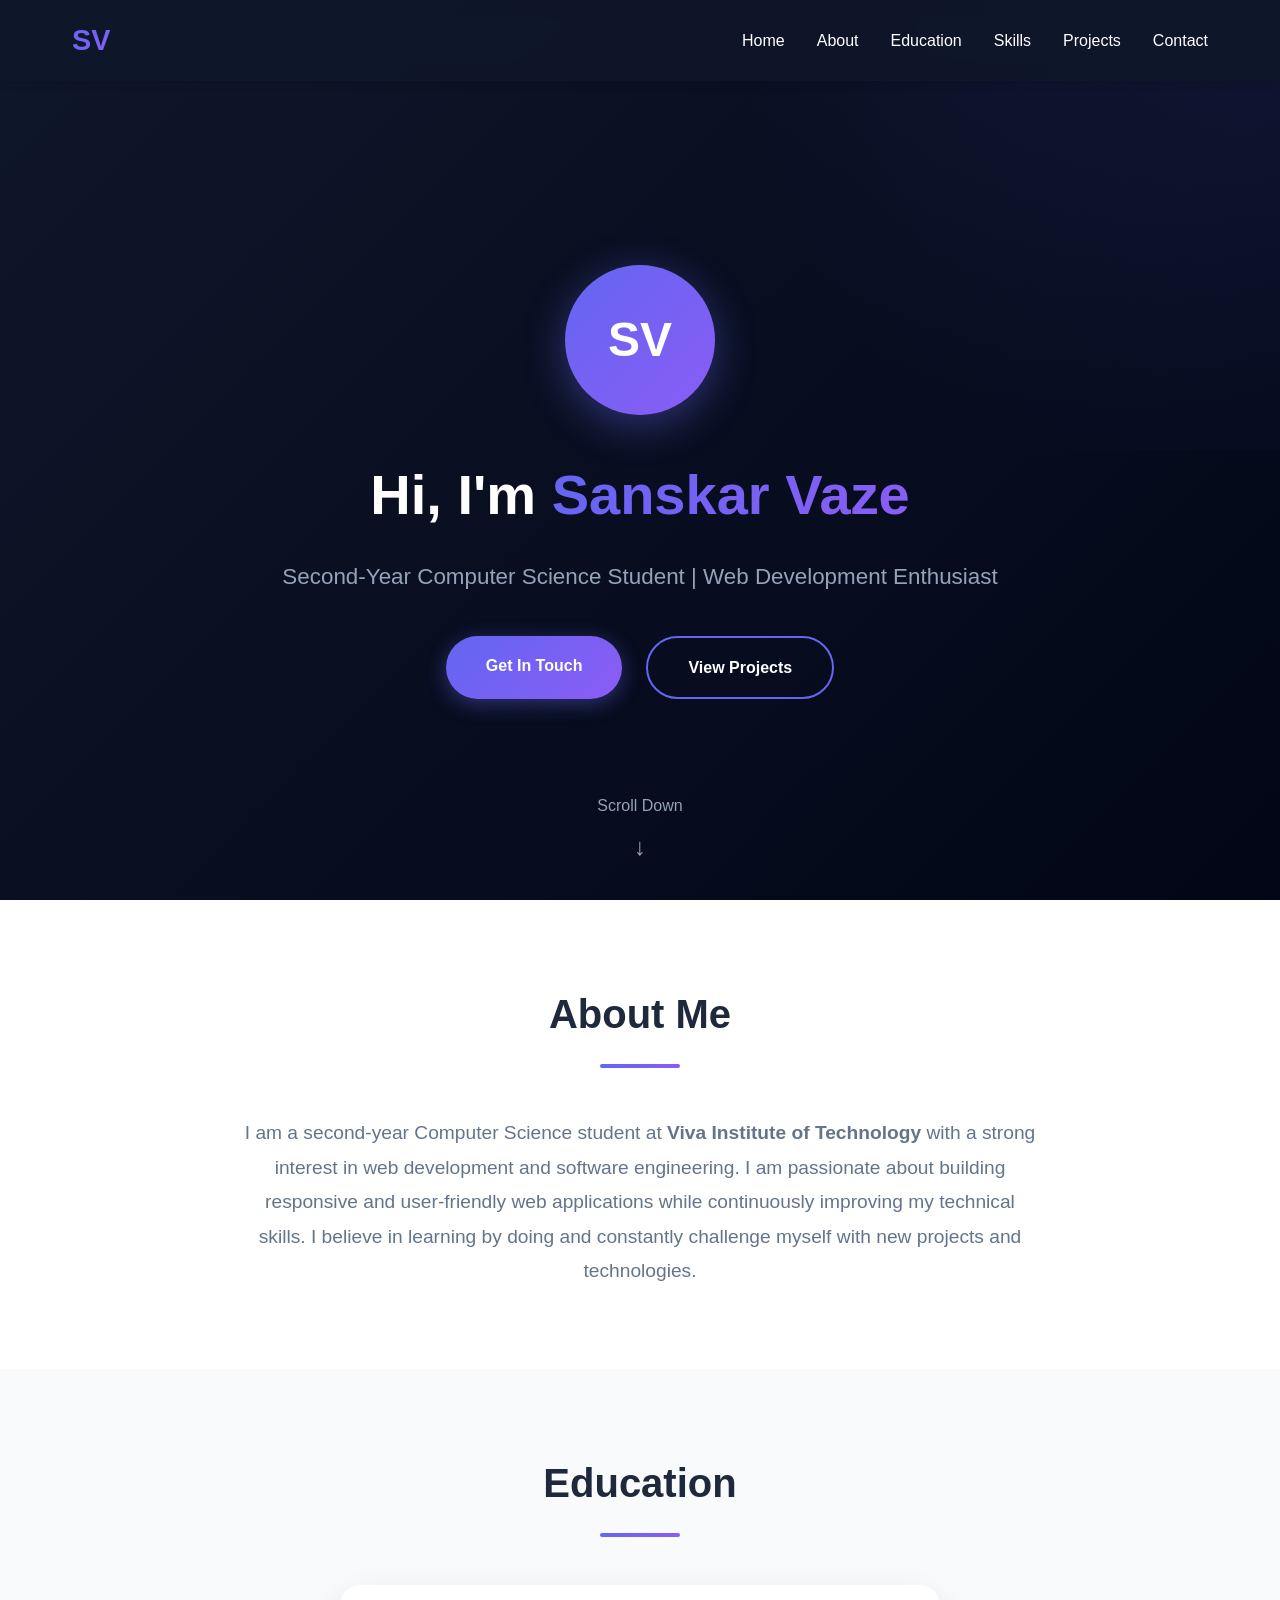
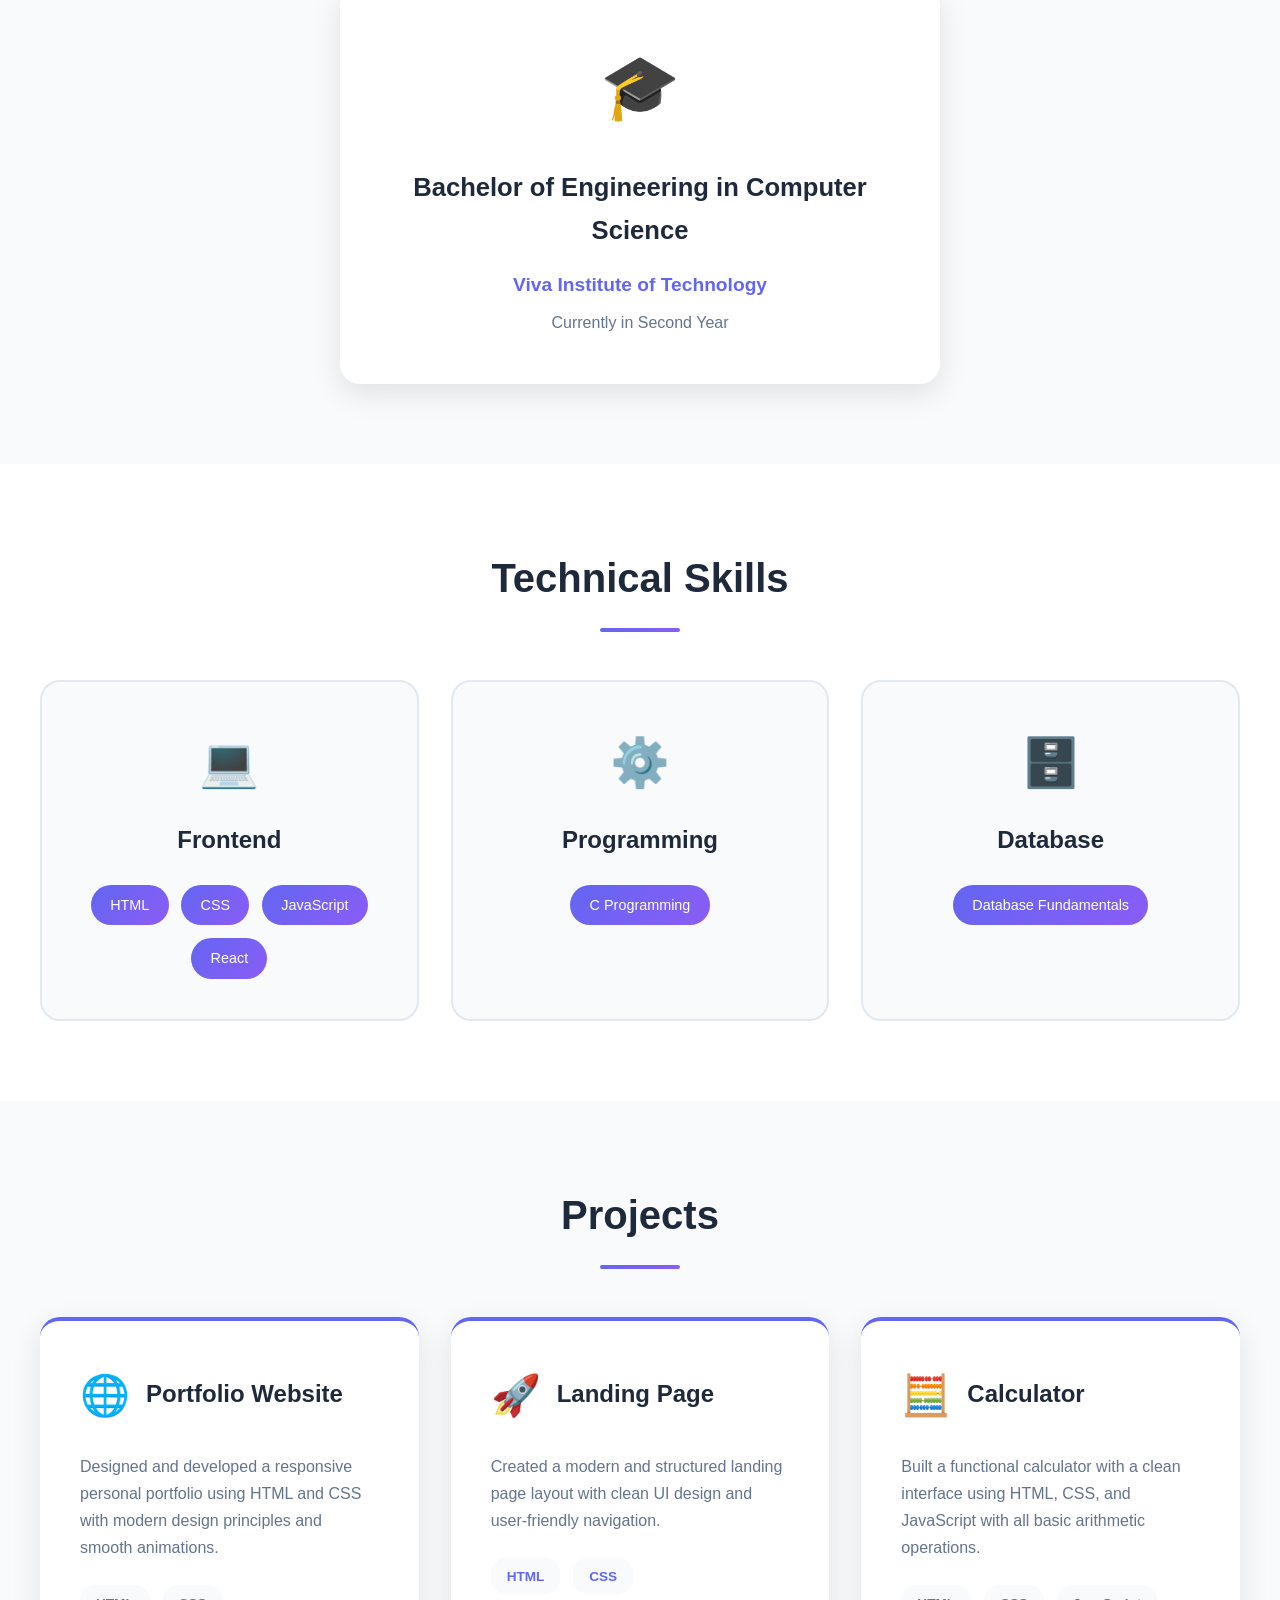
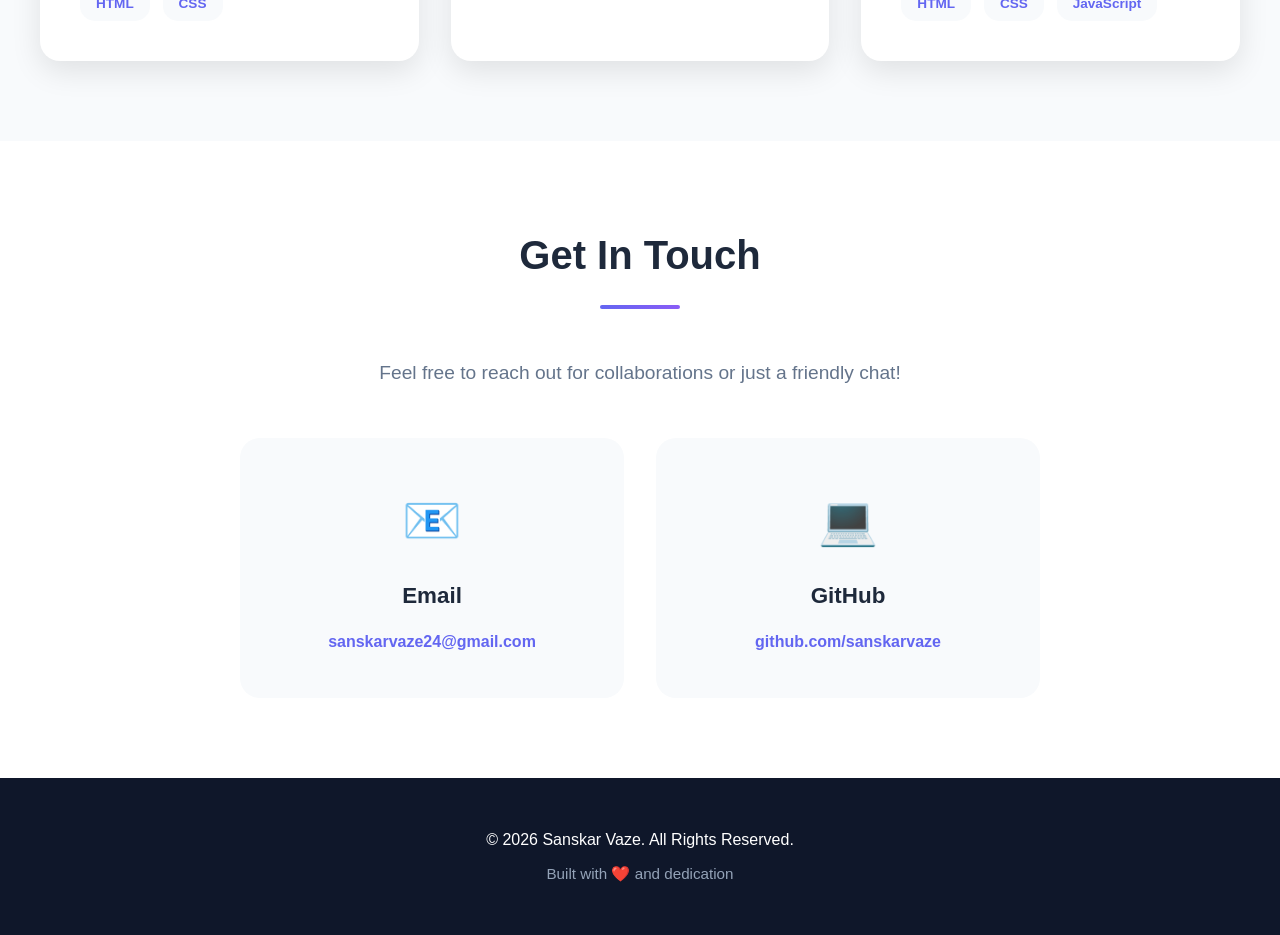
<file: Task_01/index.html>
<!DOCTYPE html>
<html lang="en">
<head>
    <meta charset="UTF-8">
    <meta name="viewport" content="width=device-width, initial-scale=1.0">
    <meta name="description" content="Sanskar Vaze - Computer Science Student & Web Development Enthusiast. Portfolio showcasing projects and skills.">
    <meta name="keywords" content="Sanskar Vaze, Web Developer, Computer Science, Portfolio">
    <meta name="author" content="Sanskar Vaze">
    <title>Sanskar Vaze | Portfolio</title>
    <link rel="stylesheet" href="style.css">
</head>
<body>
    <!-- Navigation Bar -->
    <nav class="navbar">
        <div class="nav-container">
            <div class="logo">SV</div>
            <ul class="nav-menu">
                <li><a href="#home" class="nav-link">Home</a></li>
                <li><a href="#about" class="nav-link">About</a></li>
                <li><a href="#education" class="nav-link">Education</a></li>
                <li><a href="#skills" class="nav-link">Skills</a></li>
                <li><a href="#projects" class="nav-link">Projects</a></li>
                <li><a href="#contact" class="nav-link">Contact</a></li>
            </ul>
        </div>
    </nav>

    <!-- Hero Section -->
    <header id="home" class="hero">
        <div class="hero-content">
            <div class="profile-img">
                <div class="img-placeholder">SV</div>
            </div>
            <h1 class="hero-title">Hi, I'm <span class="highlight">Sanskar Vaze</span></h1>
            <p class="hero-subtitle">Second-Year Computer Science Student | Web Development Enthusiast</p>
            <div class="hero-buttons">
                <a href="#contact" class="btn btn-primary">Get In Touch</a>
                <a href="#projects" class="btn btn-secondary">View Projects</a>
            </div>
        </div>
        <div class="scroll-down">
            <span>Scroll Down</span>
            <div class="arrow">↓</div>
        </div>
    </header>

    <!-- About Section -->
    <section id="about" class="about section">
        <div class="container">
            <h2 class="section-title">About Me</h2>
            <div class="section-divider"></div>
            <p class="about-text">
                I am a second-year Computer Science student at <strong>Viva Institute of Technology</strong> 
                with a strong interest in web development and software engineering. 
                I am passionate about building responsive and user-friendly web applications 
                while continuously improving my technical skills. I believe in learning by doing 
                and constantly challenge myself with new projects and technologies.
            </p>
        </div>
    </section>

    <!-- Education Section -->
    <section id="education" class="education section">
        <div class="container">
            <h2 class="section-title">Education</h2>
            <div class="section-divider"></div>
            <div class="education-card">
                <div class="education-icon">🎓</div>
                <h3>Bachelor of Engineering in Computer Science</h3>
                <p class="institution">Viva Institute of Technology</p>
                <p class="year">Currently in Second Year</p>
            </div>
        </div>
    </section>

    <!-- Skills Section -->
    <section id="skills" class="skills section">
        <div class="container">
            <h2 class="section-title">Technical Skills</h2>
            <div class="section-divider"></div>
            <div class="skills-grid">
                <div class="skill-card">
                    <div class="skill-icon">💻</div>
                    <h3>Frontend</h3>
                    <div class="skill-tags">
                        <span class="skill-tag">HTML</span>
                        <span class="skill-tag">CSS</span>
                        <span class="skill-tag">JavaScript</span>
                        <span class="skill-tag">React</span>
                    </div>
                </div>
                <div class="skill-card">
                    <div class="skill-icon">⚙️</div>
                    <h3>Programming</h3>
                    <div class="skill-tags">
                        <span class="skill-tag">C Programming</span>
                    </div>
                </div>
                <div class="skill-card">
                    <div class="skill-icon">🗄️</div>
                    <h3>Database</h3>
                    <div class="skill-tags">
                        <span class="skill-tag">Database Fundamentals</span>
                    </div>
                </div>
            </div>
        </div>
    </section>

    <!-- Projects Section -->
    <section id="projects" class="projects section">
        <div class="container">
            <h2 class="section-title">Projects</h2>
            <div class="section-divider"></div>
            <div class="projects-grid">
                <div class="project-card">
                    <div class="project-header">
                        <div class="project-icon">🌐</div>
                        <h3>Portfolio Website</h3>
                    </div>
                    <p class="project-description">
                        Designed and developed a responsive personal portfolio using HTML and CSS 
                        with modern design principles and smooth animations.
                    </p>
                    <div class="project-tech">
                        <span>HTML</span>
                        <span>CSS</span>
                    </div>
                </div>
                <div class="project-card">
                    <div class="project-header">
                        <div class="project-icon">🚀</div>
                        <h3>Landing Page</h3>
                    </div>
                    <p class="project-description">
                        Created a modern and structured landing page layout with clean UI design 
                        and user-friendly navigation.
                    </p>
                    <div class="project-tech">
                        <span>HTML</span>
                        <span>CSS</span>
                    </div>
                </div>
                <div class="project-card">
                    <div class="project-header">
                        <div class="project-icon">🧮</div>
                        <h3>Calculator</h3>
                    </div>
                    <p class="project-description">
                        Built a functional calculator with a clean interface using HTML, CSS, 
                        and JavaScript with all basic arithmetic operations.
                    </p>
                    <div class="project-tech">
                        <span>HTML</span>
                        <span>CSS</span>
                        <span>JavaScript</span>
                    </div>
                </div>
            </div>
        </div>
    </section>

    <!-- Contact Section -->
    <section id="contact" class="contact section">
        <div class="container">
            <h2 class="section-title">Get In Touch</h2>
            <div class="section-divider"></div>
            <p class="contact-intro">Feel free to reach out for collaborations or just a friendly chat!</p>
            <div class="contact-methods">
                <a href="mailto:sanskarvaze24@gmail.com" class="contact-card">
                    <div class="contact-icon">📧</div>
                    <h3>Email</h3>
                    <p>sanskarvaze24@gmail.com</p>
                </a>
                <a href="https://github.com/sanskarvaze" target="_blank" rel="noopener noreferrer" class="contact-card">
                    <div class="contact-icon">💻</div>
                    <h3>GitHub</h3>
                    <p>github.com/sanskarvaze</p>
                </a>
            </div>
        </div>
    </section>

    <!-- Footer -->
    <footer>
        <p>© 2026 Sanskar Vaze. All Rights Reserved.</p>
        <p class="footer-tagline">Built with ❤️ and dedication</p>
    </footer>

</body>
</html>
</file>
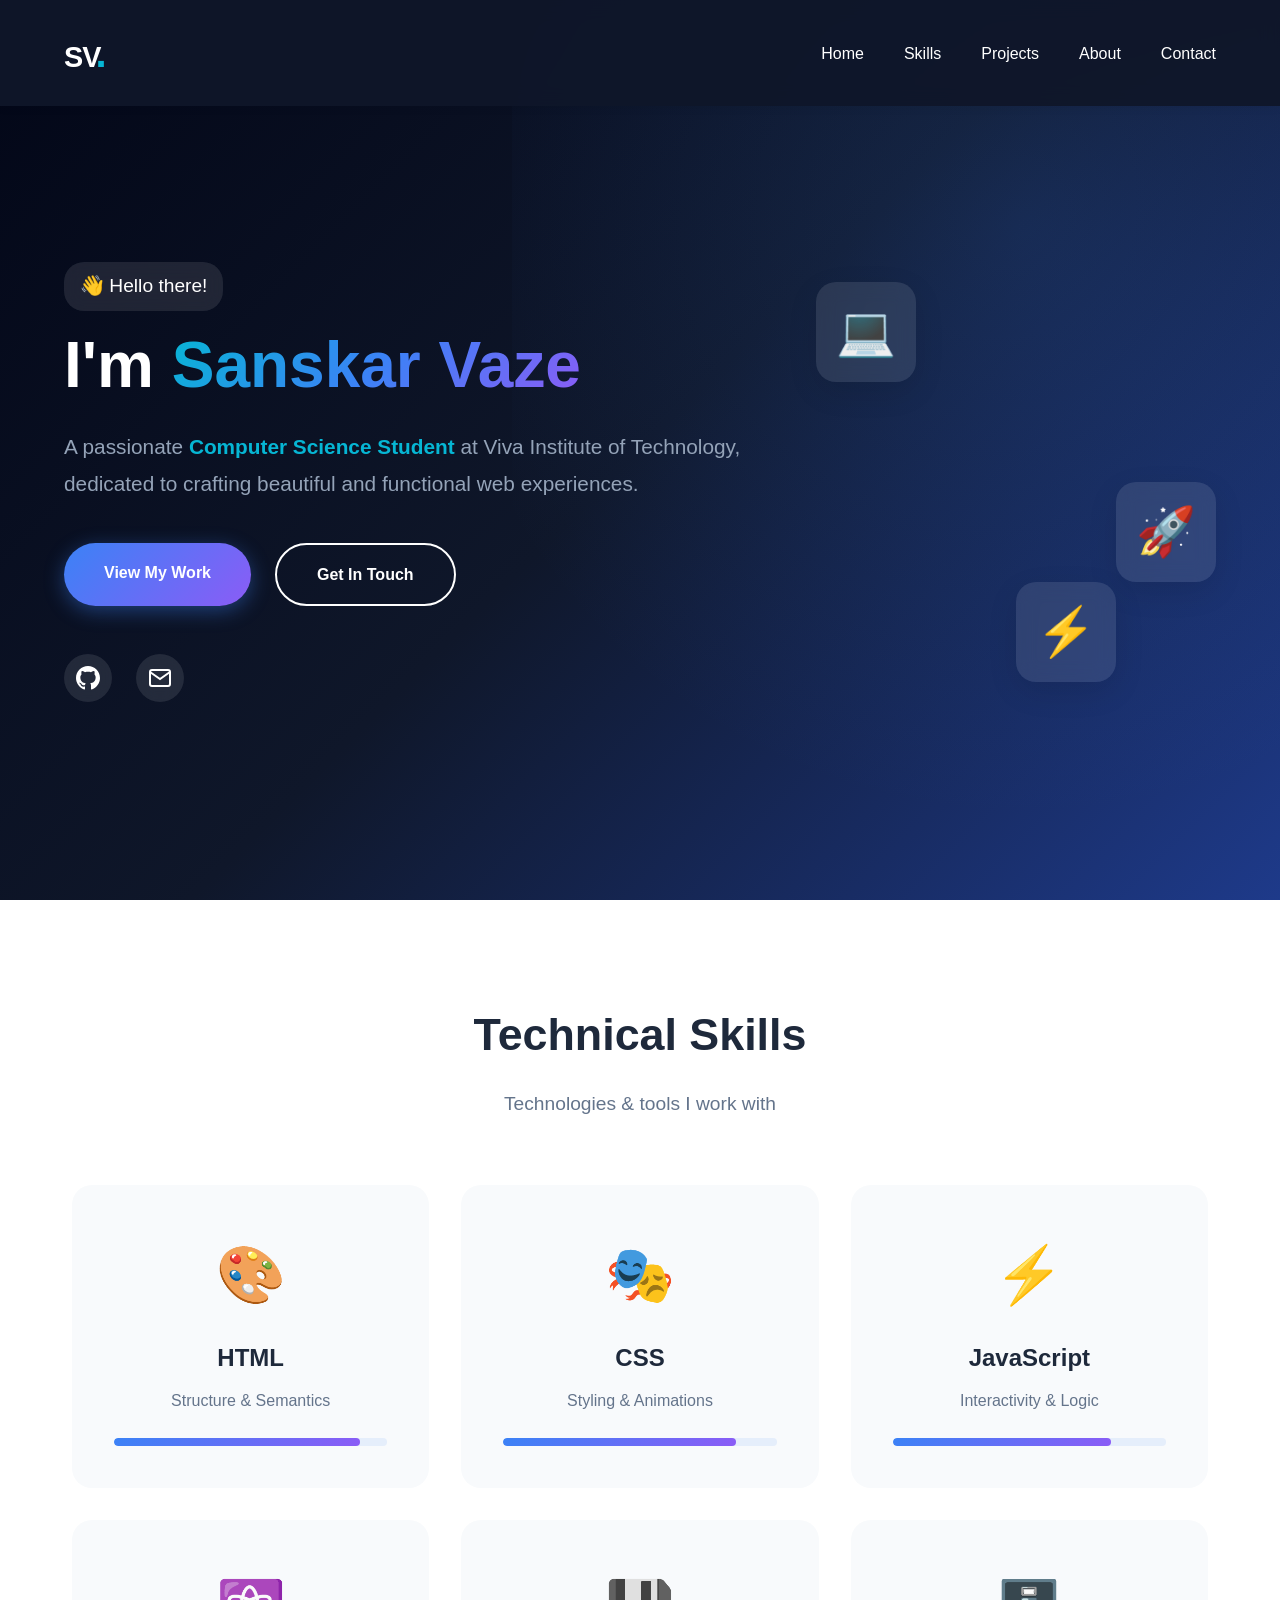
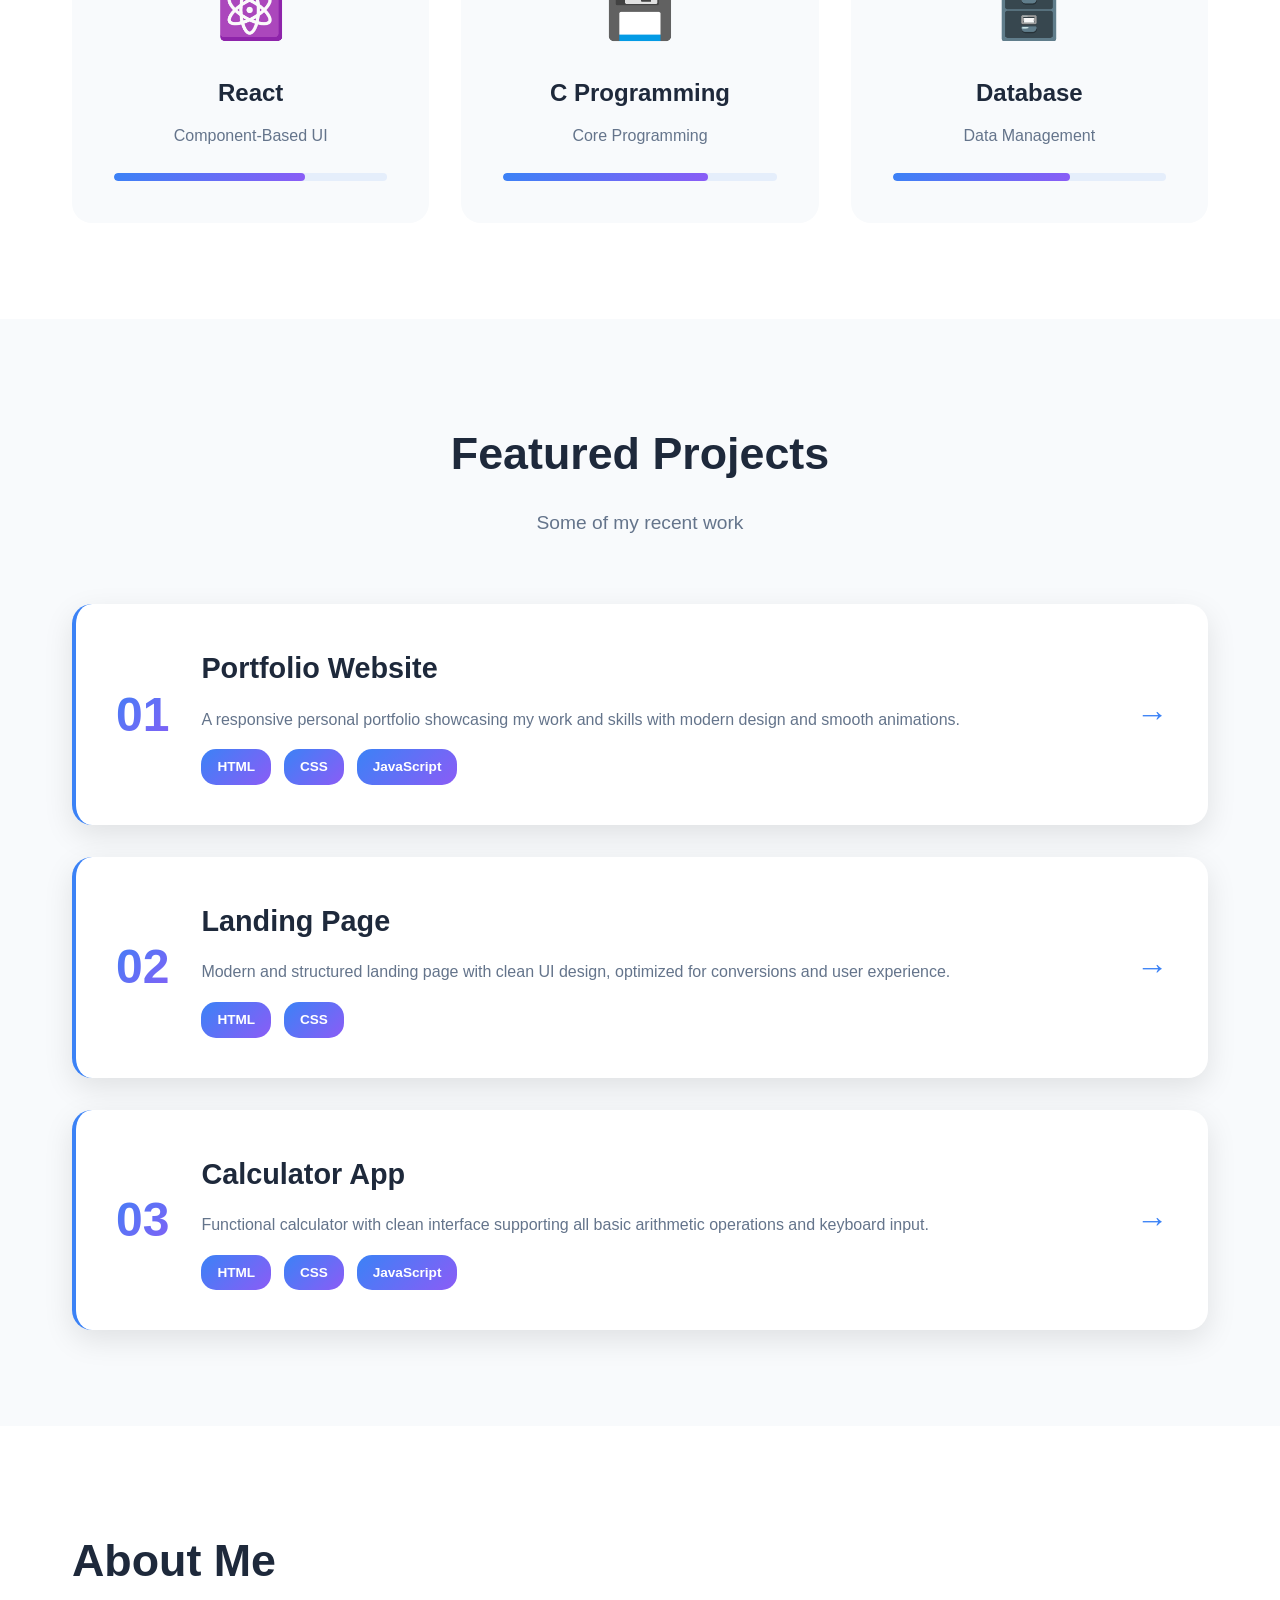
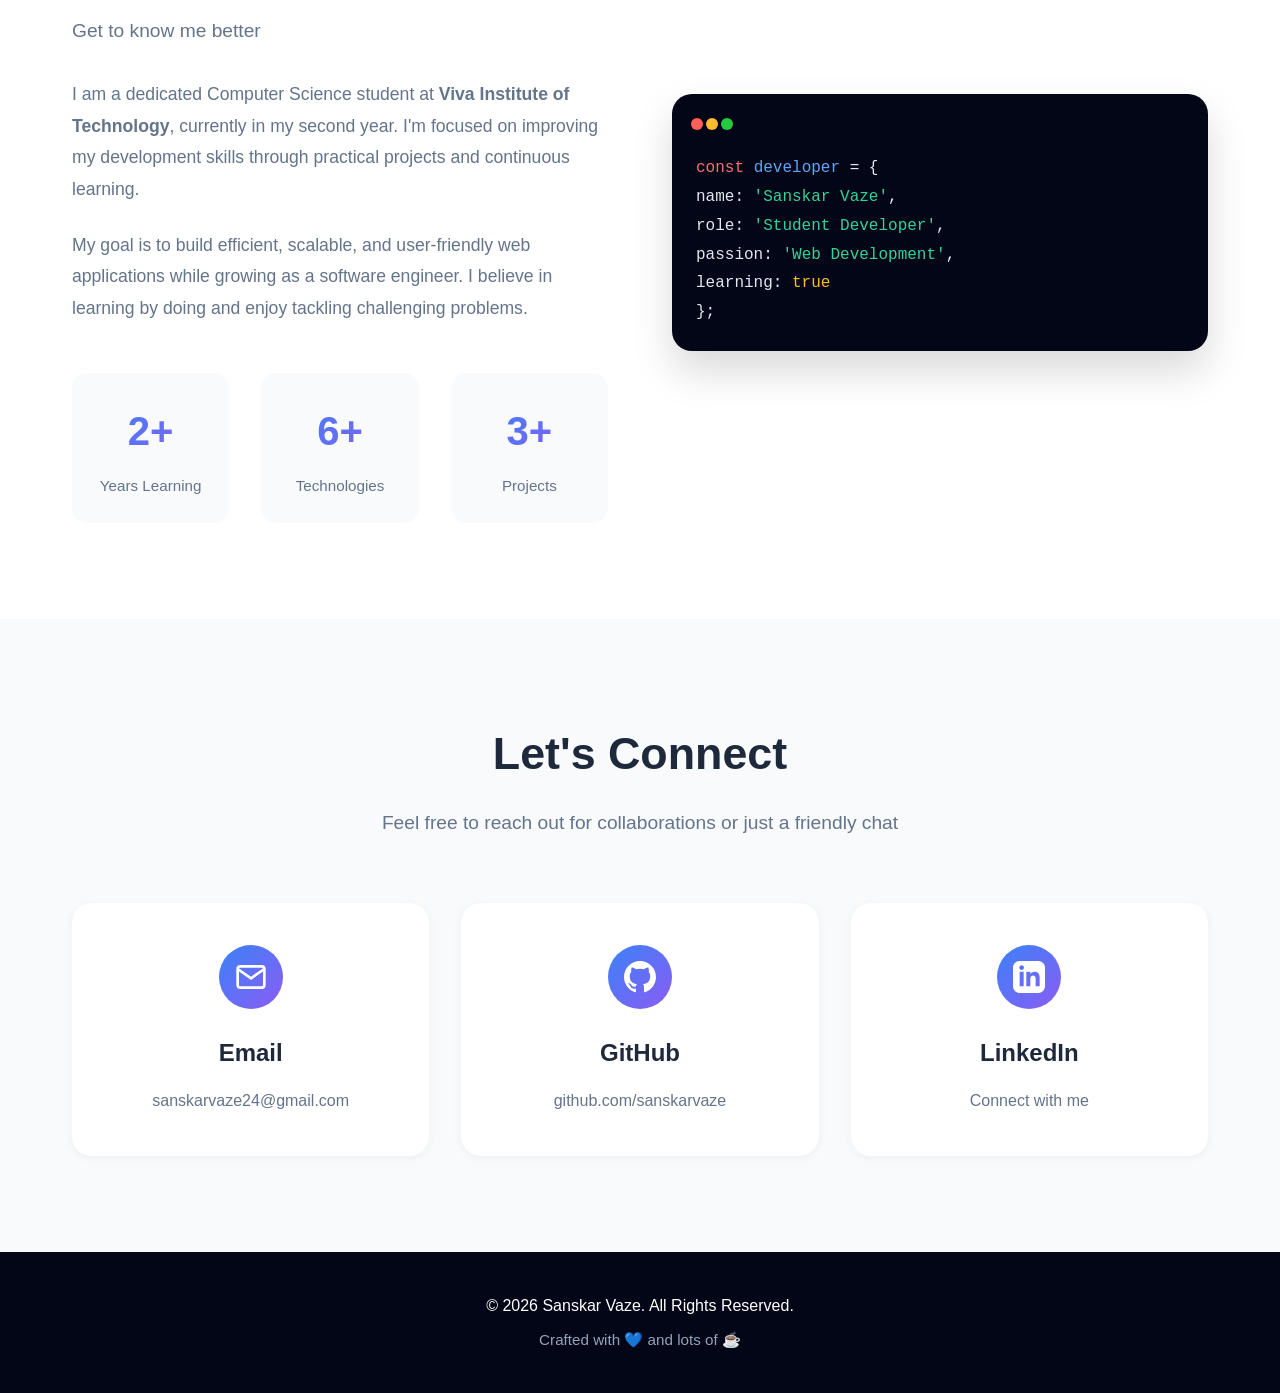
<file: Task_02/index.html>
<!DOCTYPE html>
<html lang="en">
<head>
    <meta charset="UTF-8">
    <title>Sanskar Vaze | Web Developer</title>
    <meta name="viewport" content="width=device-width, initial-scale=1.0">
    <meta name="description" content="Sanskar Vaze - Computer Science Student & Web Developer Portfolio">
    <link rel="stylesheet" href="style.css">
</head>
<body>

    <header>
        <nav>
            <h2 class="logo">SV<span class="dot">.</span></h2>
            <ul class="nav-links">
                <li><a href="#home" class="nav-link">Home</a></li>
                <li><a href="#skills" class="nav-link">Skills</a></li>
                <li><a href="#projects" class="nav-link">Projects</a></li>
                <li><a href="#about" class="nav-link">About</a></li>
                <li><a href="#contact" class="nav-link">Contact</a></li>
            </ul>
            <div class="menu-toggle" id="mobile-menu">
                <span class="bar"></span>
                <span class="bar"></span>
                <span class="bar"></span>
            </div>
        </nav>

        <div class="hero" id="home">
            <div class="hero-content">
                <div class="greeting">👋 Hello there!</div>
                <h1 class="hero-title">I'm <span class="name-highlight">Sanskar Vaze</span></h1>
                <p class="hero-description">A passionate <span class="typed-text">Computer Science Student</span> at Viva Institute of Technology, dedicated to crafting beautiful and functional web experiences.</p>
                <div class="hero-buttons">
                    <a href="#projects" class="btn btn-primary">View My Work</a>
                    <a href="#contact" class="btn btn-secondary">Get In Touch</a>
                </div>
                <div class="social-links">
                    <a href="https://github.com/sanskarvaze" target="_blank" class="social-icon" title="GitHub">
                        <svg width="24" height="24" viewBox="0 0 24 24" fill="currentColor">
                            <path d="M12 0c-6.626 0-12 5.373-12 12 0 5.302 3.438 9.8 8.207 11.387.599.111.793-.261.793-.577v-2.234c-3.338.726-4.033-1.416-4.033-1.416-.546-1.387-1.333-1.756-1.333-1.756-1.089-.745.083-.729.083-.729 1.205.084 1.839 1.237 1.839 1.237 1.07 1.834 2.807 1.304 3.492.997.107-.775.418-1.305.762-1.604-2.665-.305-5.467-1.334-5.467-5.931 0-1.311.469-2.381 1.236-3.221-.124-.303-.535-1.524.117-3.176 0 0 1.008-.322 3.301 1.23.957-.266 1.983-.399 3.003-.404 1.02.005 2.047.138 3.006.404 2.291-1.552 3.297-1.23 3.297-1.23.653 1.653.242 2.874.118 3.176.77.84 1.235 1.911 1.235 3.221 0 4.609-2.807 5.624-5.479 5.921.43.372.823 1.102.823 2.222v3.293c0 .319.192.694.801.576 4.765-1.589 8.199-6.086 8.199-11.386 0-6.627-5.373-12-12-12z"/>
                        </svg>
                    </a>
                    <a href="mailto:sanskarvaze24@gmail.com" class="social-icon" title="Email">
                        <svg width="24" height="24" viewBox="0 0 24 24" fill="none" stroke="currentColor" stroke-width="2">
                            <path d="M4 4h16c1.1 0 2 .9 2 2v12c0 1.1-.9 2-2 2H4c-1.1 0-2-.9-2-2V6c0-1.1.9-2 2-2z"></path>
                            <polyline points="22,6 12,13 2,6"></polyline>
                        </svg>
                    </a>
                </div>
            </div>
            <div class="hero-image">
                <div class="floating-card card-1">💻</div>
                <div class="floating-card card-2">🚀</div>
                <div class="floating-card card-3">⚡</div>
            </div>
        </div>
    </header>

    <section class="skills" id="skills">
        <div class="container">
            <div class="section-header">
                <h2 class="section-title">Technical Skills</h2>
                <p class="section-subtitle">Technologies & tools I work with</p>
            </div>
            <div class="skill-container">
                <div class="skill-card">
                    <div class="skill-icon">🎨</div>
                    <h3>HTML</h3>
                    <p>Structure & Semantics</p>
                    <div class="skill-bar">
                        <div class="skill-progress" style="width: 90%"></div>
                    </div>
                </div>
                <div class="skill-card">
                    <div class="skill-icon">🎭</div>
                    <h3>CSS</h3>
                    <p>Styling & Animations</p>
                    <div class="skill-bar">
                        <div class="skill-progress" style="width: 85%"></div>
                    </div>
                </div>
                <div class="skill-card">
                    <div class="skill-icon">⚡</div>
                    <h3>JavaScript</h3>
                    <p>Interactivity & Logic</p>
                    <div class="skill-bar">
                        <div class="skill-progress" style="width: 80%"></div>
                    </div>
                </div>
                <div class="skill-card">
                    <div class="skill-icon">⚛️</div>
                    <h3>React</h3>
                    <p>Component-Based UI</p>
                    <div class="skill-bar">
                        <div class="skill-progress" style="width: 70%"></div>
                    </div>
                </div>
                <div class="skill-card">
                    <div class="skill-icon">💾</div>
                    <h3>C Programming</h3>
                    <p>Core Programming</p>
                    <div class="skill-bar">
                        <div class="skill-progress" style="width: 75%"></div>
                    </div>
                </div>
                <div class="skill-card">
                    <div class="skill-icon">🗄️</div>
                    <h3>Database</h3>
                    <p>Data Management</p>
                    <div class="skill-bar">
                        <div class="skill-progress" style="width: 65%"></div>
                    </div>
                </div>
            </div>
        </div>
    </section>

    <section class="projects" id="projects">
        <div class="container">
            <div class="section-header">
                <h2 class="section-title">Featured Projects</h2>
                <p class="section-subtitle">Some of my recent work</p>
            </div>
            <div class="projects-grid">
                <div class="project-card">
                    <div class="project-number">01</div>
                    <div class="project-content">
                        <h3>Portfolio Website</h3>
                        <p>A responsive personal portfolio showcasing my work and skills with modern design and smooth animations.</p>
                        <div class="project-tags">
                            <span class="tag">HTML</span>
                            <span class="tag">CSS</span>
                            <span class="tag">JavaScript</span>
                        </div>
                    </div>
                    <div class="project-link">→</div>
                </div>
                <div class="project-card">
                    <div class="project-number">02</div>
                    <div class="project-content">
                        <h3>Landing Page</h3>
                        <p>Modern and structured landing page with clean UI design, optimized for conversions and user experience.</p>
                        <div class="project-tags">
                            <span class="tag">HTML</span>
                            <span class="tag">CSS</span>
                        </div>
                    </div>
                    <div class="project-link">→</div>
                </div>
                <div class="project-card">
                    <div class="project-number">03</div>
                    <div class="project-content">
                        <h3>Calculator App</h3>
                        <p>Functional calculator with clean interface supporting all basic arithmetic operations and keyboard input.</p>
                        <div class="project-tags">
                            <span class="tag">HTML</span>
                            <span class="tag">CSS</span>
                            <span class="tag">JavaScript</span>
                        </div>
                    </div>
                    <div class="project-link">→</div>
                </div>
            </div>
        </div>
    </section>

    <section class="about" id="about">
        <div class="container">
            <div class="about-content">
                <div class="about-text">
                    <div class="section-header">
                        <h2 class="section-title">About Me</h2>
                        <p class="section-subtitle">Get to know me better</p>
                    </div>
                    <p class="about-description">
                        I am a dedicated Computer Science student at <strong>Viva Institute of Technology</strong>, currently in my second year. I'm focused on improving my development skills through practical projects and continuous learning.
                    </p>
                    <p class="about-description">
                        My goal is to build efficient, scalable, and user-friendly web applications while growing as a software engineer. I believe in learning by doing and enjoy tackling challenging problems.
                    </p>
                    <div class="about-stats">
                        <div class="stat-item">
                            <div class="stat-number">2+</div>
                            <div class="stat-label">Years Learning</div>
                        </div>
                        <div class="stat-item">
                            <div class="stat-number">6+</div>
                            <div class="stat-label">Technologies</div>
                        </div>
                        <div class="stat-item">
                            <div class="stat-number">3+</div>
                            <div class="stat-label">Projects</div>
                        </div>
                    </div>
                </div>
                <div class="about-visual">
                    <div class="visual-card">
                        <div class="code-snippet">
                            <div class="code-header">
                                <span class="dot red"></span>
                                <span class="dot yellow"></span>
                                <span class="dot green"></span>
                            </div>
                            <div class="code-body">
                                <p><span class="keyword">const</span> <span class="variable">developer</span> = {</p>
                                <p>  name: <span class="string">'Sanskar Vaze'</span>,</p>
                                <p>  role: <span class="string">'Student Developer'</span>,</p>
                                <p>  passion: <span class="string">'Web Development'</span>,</p>
                                <p>  learning: <span class="boolean">true</span></p>
                                <p>};</p>
                            </div>
                        </div>
                    </div>
                </div>
            </div>
        </div>
    </section>

    <section class="contact" id="contact">
        <div class="container">
            <div class="section-header">
                <h2 class="section-title">Let's Connect</h2>
                <p class="section-subtitle">Feel free to reach out for collaborations or just a friendly chat</p>
            </div>
            <div class="contact-grid">
                <a href="mailto:sanskarvaze24@gmail.com" class="contact-card">
                    <div class="contact-icon">
                        <svg width="32" height="32" viewBox="0 0 24 24" fill="none" stroke="currentColor" stroke-width="2">
                            <path d="M4 4h16c1.1 0 2 .9 2 2v12c0 1.1-.9 2-2 2H4c-1.1 0-2-.9-2-2V6c0-1.1.9-2 2-2z"></path>
                            <polyline points="22,6 12,13 2,6"></polyline>
                        </svg>
                    </div>
                    <h3>Email</h3>
                    <p>sanskarvaze24@gmail.com</p>
                </a>
                <a href="https://github.com/sanskarvaze" target="_blank" class="contact-card">
                    <div class="contact-icon">
                        <svg width="32" height="32" viewBox="0 0 24 24" fill="currentColor">
                            <path d="M12 0c-6.626 0-12 5.373-12 12 0 5.302 3.438 9.8 8.207 11.387.599.111.793-.261.793-.577v-2.234c-3.338.726-4.033-1.416-4.033-1.416-.546-1.387-1.333-1.756-1.333-1.756-1.089-.745.083-.729.083-.729 1.205.084 1.839 1.237 1.839 1.237 1.07 1.834 2.807 1.304 3.492.997.107-.775.418-1.305.762-1.604-2.665-.305-5.467-1.334-5.467-5.931 0-1.311.469-2.381 1.236-3.221-.124-.303-.535-1.524.117-3.176 0 0 1.008-.322 3.301 1.23.957-.266 1.983-.399 3.003-.404 1.02.005 2.047.138 3.006.404 2.291-1.552 3.297-1.23 3.297-1.23.653 1.653.242 2.874.118 3.176.77.84 1.235 1.911 1.235 3.221 0 4.609-2.807 5.624-5.479 5.921.43.372.823 1.102.823 2.222v3.293c0 .319.192.694.801.576 4.765-1.589 8.199-6.086 8.199-11.386 0-6.627-5.373-12-12-12z"/>
                        </svg>
                    </div>
                    <h3>GitHub</h3>
                    <p>github.com/sanskarvaze</p>
                </a>
                <a href="#" class="contact-card">
                    <div class="contact-icon">
                        <svg width="32" height="32" viewBox="0 0 24 24" fill="currentColor">
                            <path d="M19 0h-14c-2.761 0-5 2.239-5 5v14c0 2.761 2.239 5 5 5h14c2.762 0 5-2.239 5-5v-14c0-2.761-2.238-5-5-5zm-11 19h-3v-11h3v11zm-1.5-12.268c-.966 0-1.75-.79-1.75-1.764s.784-1.764 1.75-1.764 1.75.79 1.75 1.764-.783 1.764-1.75 1.764zm13.5 12.268h-3v-5.604c0-3.368-4-3.113-4 0v5.604h-3v-11h3v1.765c1.396-2.586 7-2.777 7 2.476v6.759z"/>
                        </svg>
                    </div>
                    <h3>LinkedIn</h3>
                    <p>Connect with me</p>
                </a>
            </div>
        </div>
    </section>

    <footer>
        <div class="footer-content">
            <p class="footer-text">© 2026 Sanskar Vaze. All Rights Reserved.</p>
            <p class="footer-tagline">Crafted with 💙 and lots of ☕</p>
        </div>
    </footer>

</body>
</html>
</file>
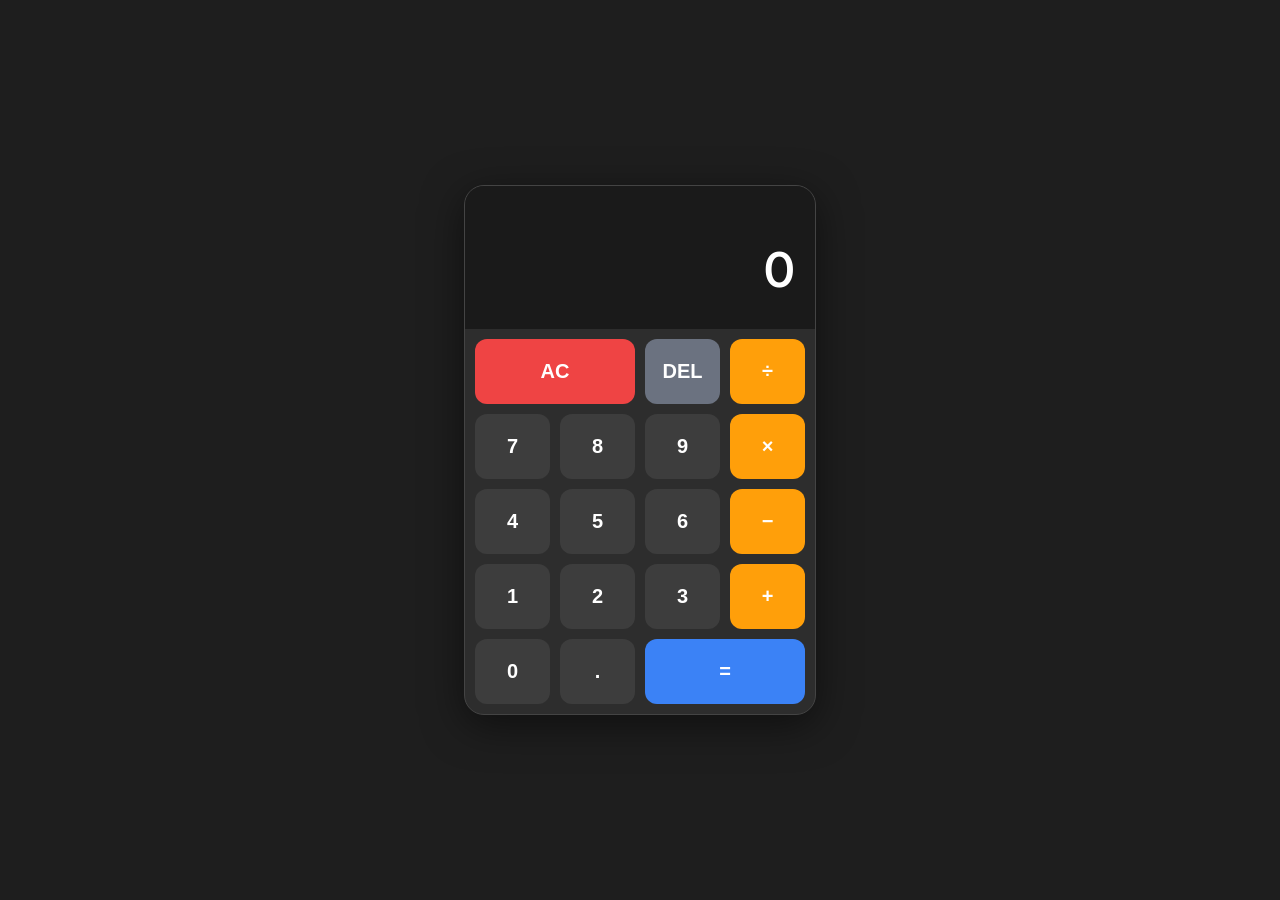
<file: Task_03/index.html>
<!DOCTYPE html>
<html lang="en">
<head>
    <meta charset="UTF-8">
    <meta name="viewport" content="width=device-width, initial-scale=1.0">
    <title>Modern Calculator</title>
    <link rel="stylesheet" href="style.css">
</head>
<body>
    <div class="calculator">
        <div class="display">
            <div id="previous-operand" class="previous-operand"></div>
            <div id="current-operand" class="current-operand">0</div>
        </div>
        <div class="buttons">
            <button class="span-two" onclick="clearDisplay()">AC</button>
            <button onclick="deleteDigit()">DEL</button>
            <button onclick="appendOperation('/')" class="operator">÷</button>
            
            <button onclick="appendNumber('7')">7</button>
            <button onclick="appendNumber('8')">8</button>
            <button onclick="appendNumber('9')">9</button>
            <button onclick="appendOperation('*')" class="operator">×</button>
            
            <button onclick="appendNumber('4')">4</button>
            <button onclick="appendNumber('5')">5</button>
            <button onclick="appendNumber('6')">6</button>
            <button onclick="appendOperation('-')" class="operator">−</button>
            
            <button onclick="appendNumber('1')">1</button>
            <button onclick="appendNumber('2')">2</button>
            <button onclick="appendNumber('3')">3</button>
            <button onclick="appendOperation('+')" class="operator">+</button>
            
            <button onclick="appendNumber('0')">0</button>
            <button onclick="appendNumber('.')">.</button>
            <button class="span-two equals" onclick="calculate()">=</button>
        </div>
    </div>
    <script src="script.js"></script>
</body>
</html>
</file>
<file: Task_01/style.css>
/* ===== ROOT & RESET ===== */
* {
    margin: 0;
    padding: 0;
    box-sizing: border-box;
}

:root {
    --primary-color: #6366f1;
    --secondary-color: #8b5cf6;
    --dark-bg: #0f172a;
    --darker-bg: #020617;
    --light-bg: #f8fafc;
    --card-bg: #ffffff;
    --text-dark: #1e293b;
    --text-light: #64748b;
    --text-lighter: #94a3b8;
    --border-color: #e2e8f0;
    --shadow: 0 10px 30px rgba(0, 0, 0, 0.1);
    --shadow-hover: 0 20px 40px rgba(0, 0, 0, 0.15);
}

html {
    scroll-behavior: smooth;
}

body {
    font-family: 'Segoe UI', Tahoma, Geneva, Verdana, sans-serif;
    background-color: var(--light-bg);
    color: var(--text-dark);
    line-height: 1.7;
    overflow-x: hidden;
}

/* ===== NAVIGATION BAR ===== */
.navbar {
    position: fixed;
    top: 0;
    width: 100%;
    background: rgba(15, 23, 42, 0.95);
    backdrop-filter: blur(10px);
    z-index: 1000;
    padding: 1rem 0;
    box-shadow: 0 2px 10px rgba(0, 0, 0, 0.1);
}

.nav-container {
    max-width: 1200px;
    margin: 0 auto;
    padding: 0 2rem;
    display: flex;
    justify-content: space-between;
    align-items: center;
}

.logo {
    font-size: 1.8rem;
    font-weight: bold;
    background: linear-gradient(135deg, var(--primary-color), var(--secondary-color));
    -webkit-background-clip: text;
    -webkit-text-fill-color: transparent;
    background-clip: text;
}

.nav-menu {
    display: flex;
    list-style: none;
    gap: 2rem;
}

.nav-link {
    color: white;
    text-decoration: none;
    font-weight: 500;
    transition: color 0.3s ease;
    position: relative;
}

.nav-link:hover {
    color: var(--primary-color);
}

.nav-link::after {
    content: '';
    position: absolute;
    bottom: -5px;
    left: 0;
    width: 0;
    height: 2px;
    background: var(--primary-color);
    transition: width 0.3s ease;
}

.nav-link:hover::after {
    width: 100%;
}

/* ===== HERO SECTION ===== */
.hero {
    min-height: 100vh;
    background: linear-gradient(135deg, var(--dark-bg) 0%, var(--darker-bg) 100%);
    display: flex;
    flex-direction: column;
    justify-content: center;
    align-items: center;
    text-align: center;
    color: white;
    padding: 8rem 2rem 4rem;
    position: relative;
    overflow: hidden;
}

.hero::before {
    content: '';
    position: absolute;
    top: -50%;
    right: -50%;
    width: 100%;
    height: 100%;
    background: radial-gradient(circle, rgba(99, 102, 241, 0.1) 0%, transparent 70%);
    animation: pulse 8s ease-in-out infinite;
}

@keyframes pulse {
    0%, 100% { transform: scale(1); opacity: 0.5; }
    50% { transform: scale(1.2); opacity: 0.8; }
}

.hero-content {
    max-width: 800px;
    z-index: 1;
    animation: fadeInUp 1s ease-out;
}

@keyframes fadeInUp {
    from {
        opacity: 0;
        transform: translateY(30px);
    }
    to {
        opacity: 1;
        transform: translateY(0);
    }
}

.profile-img {
    margin-bottom: 2rem;
}

.img-placeholder {
    width: 150px;
    height: 150px;
    margin: 0 auto;
    border-radius: 50%;
    background: linear-gradient(135deg, var(--primary-color), var(--secondary-color));
    display: flex;
    align-items: center;
    justify-content: center;
    font-size: 3rem;
    font-weight: bold;
    color: white;
    box-shadow: 0 10px 40px rgba(99, 102, 241, 0.4);
    animation: float 3s ease-in-out infinite;
}

@keyframes float {
    0%, 100% { transform: translateY(0); }
    50% { transform: translateY(-10px); }
}

.hero-title {
    font-size: 3.5rem;
    margin-bottom: 1rem;
    font-weight: 700;
}

.highlight {
    background: linear-gradient(135deg, var(--primary-color), var(--secondary-color));
    -webkit-background-clip: text;
    -webkit-text-fill-color: transparent;
    background-clip: text;
}

.hero-subtitle {
    font-size: 1.4rem;
    color: var(--text-lighter);
    margin-bottom: 2.5rem;
}

.hero-buttons {
    display: flex;
    gap: 1.5rem;
    justify-content: center;
    flex-wrap: wrap;
}

.btn {
    padding: 1rem 2.5rem;
    border-radius: 50px;
    text-decoration: none;
    font-weight: 600;
    transition: all 0.3s ease;
    display: inline-block;
}

.btn-primary {
    background: linear-gradient(135deg, var(--primary-color), var(--secondary-color));
    color: white;
    box-shadow: 0 5px 20px rgba(99, 102, 241, 0.4);
}

.btn-primary:hover {
    transform: translateY(-3px);
    box-shadow: 0 10px 30px rgba(99, 102, 241, 0.6);
}

.btn-secondary {
    background: transparent;
    color: white;
    border: 2px solid var(--primary-color);
}

.btn-secondary:hover {
    background: var(--primary-color);
    transform: translateY(-3px);
}

.scroll-down {
    position: absolute;
    bottom: 2rem;
    display: flex;
    flex-direction: column;
    align-items: center;
    gap: 0.5rem;
    color: var(--text-lighter);
    animation: bounce 2s infinite;
}

@keyframes bounce {
    0%, 100% { transform: translateY(0); }
    50% { transform: translateY(-10px); }
}

.arrow {
    font-size: 1.5rem;
}

/* ===== SECTIONS ===== */
.section {
    padding: 5rem 2rem;
}

.container {
    max-width: 1200px;
    margin: 0 auto;
}

.section-title {
    font-size: 2.5rem;
    text-align: center;
    margin-bottom: 1rem;
    color: var(--text-dark);
    font-weight: 700;
}

.section-divider {
    width: 80px;
    height: 4px;
    background: linear-gradient(135deg, var(--primary-color), var(--secondary-color));
    margin: 0 auto 3rem;
    border-radius: 2px;
}

/* ===== ABOUT SECTION ===== */
.about {
    background: white;
}

.about-text {
    font-size: 1.2rem;
    text-align: center;
    max-width: 800px;
    margin: 0 auto;
    color: var(--text-light);
    line-height: 1.8;
}

/* ===== EDUCATION SECTION ===== */
.education {
    background: var(--light-bg);
}

.education-card {
    background: white;
    padding: 3rem;
    border-radius: 20px;
    box-shadow: var(--shadow);
    text-align: center;
    max-width: 600px;
    margin: 0 auto;
    transition: transform 0.3s ease, box-shadow 0.3s ease;
}

.education-card:hover {
    transform: translateY(-5px);
    box-shadow: var(--shadow-hover);
}

.education-icon {
    font-size: 4rem;
    margin-bottom: 1.5rem;
}

.education-card h3 {
    font-size: 1.6rem;
    color: var(--text-dark);
    margin-bottom: 1rem;
}

.institution {
    font-size: 1.2rem;
    color: var(--primary-color);
    font-weight: 600;
    margin-bottom: 0.5rem;
}

.year {
    color: var(--text-light);
}

/* ===== SKILLS SECTION ===== */
.skills {
    background: white;
}

.skills-grid {
    display: grid;
    grid-template-columns: repeat(auto-fit, minmax(280px, 1fr));
    gap: 2rem;
}

.skill-card {
    background: var(--light-bg);
    padding: 2.5rem;
    border-radius: 20px;
    text-align: center;
    transition: transform 0.3s ease, box-shadow 0.3s ease;
    border: 2px solid var(--border-color);
}

.skill-card:hover {
    transform: translateY(-10px);
    box-shadow: var(--shadow-hover);
    border-color: var(--primary-color);
}

.skill-icon {
    font-size: 3rem;
    margin-bottom: 1rem;
}

.skill-card h3 {
    font-size: 1.5rem;
    margin-bottom: 1.5rem;
    color: var(--text-dark);
}

.skill-tags {
    display: flex;
    flex-wrap: wrap;
    gap: 0.8rem;
    justify-content: center;
}

.skill-tag {
    background: linear-gradient(135deg, var(--primary-color), var(--secondary-color));
    color: white;
    padding: 0.5rem 1.2rem;
    border-radius: 25px;
    font-size: 0.9rem;
    font-weight: 500;
    transition: transform 0.3s ease;
}

.skill-tag:hover {
    transform: scale(1.1);
}

/* ===== PROJECTS SECTION ===== */
.projects {
    background: var(--light-bg);
}

.projects-grid {
    display: grid;
    grid-template-columns: repeat(auto-fit, minmax(320px, 1fr));
    gap: 2rem;
}

.project-card {
    background: white;
    padding: 2.5rem;
    border-radius: 20px;
    box-shadow: var(--shadow);
    transition: transform 0.3s ease, box-shadow 0.3s ease;
    border-top: 4px solid var(--primary-color);
}

.project-card:hover {
    transform: translateY(-10px);
    box-shadow: var(--shadow-hover);
}

.project-header {
    display: flex;
    align-items: center;
    gap: 1rem;
    margin-bottom: 1.5rem;
}

.project-icon {
    font-size: 2.5rem;
}

.project-card h3 {
    font-size: 1.5rem;
    color: var(--text-dark);
}

.project-description {
    color: var(--text-light);
    line-height: 1.7;
    margin-bottom: 1.5rem;
}

.project-tech {
    display: flex;
    flex-wrap: wrap;
    gap: 0.8rem;
}

.project-tech span {
    background: var(--light-bg);
    color: var(--primary-color);
    padding: 0.4rem 1rem;
    border-radius: 15px;
    font-size: 0.85rem;
    font-weight: 600;
}

/* ===== CONTACT SECTION ===== */
.contact {
    background: white;
}

.contact-intro {
    text-align: center;
    font-size: 1.2rem;
    color: var(--text-light);
    margin-bottom: 3rem;
}

.contact-methods {
    display: grid;
    grid-template-columns: repeat(auto-fit, minmax(280px, 1fr));
    gap: 2rem;
    max-width: 800px;
    margin: 0 auto;
}

.contact-card {
    background: var(--light-bg);
    padding: 2.5rem;
    border-radius: 20px;
    text-align: center;
    text-decoration: none;
    color: var(--text-dark);
    transition: all 0.3s ease;
    border: 2px solid transparent;
}

.contact-card:hover {
    transform: translateY(-5px);
    box-shadow: var(--shadow-hover);
    border-color: var(--primary-color);
}

.contact-icon {
    font-size: 3rem;
    margin-bottom: 1rem;
}

.contact-card h3 {
    font-size: 1.4rem;
    margin-bottom: 0.8rem;
    color: var(--text-dark);
}

.contact-card p {
    color: var(--primary-color);
    font-weight: 600;
}

/* ===== FOOTER ===== */
footer {
    background: var(--dark-bg);
    color: white;
    text-align: center;
    padding: 2.5rem 2rem;
}

footer p {
    margin: 0.5rem 0;
}

.footer-tagline {
    color: var(--text-lighter);
    font-size: 0.95rem;
}

/* ===== RESPONSIVE DESIGN ===== */
@media (max-width: 768px) {
    .nav-menu {
        gap: 1rem;
        font-size: 0.9rem;
    }

    .hero-title {
        font-size: 2.5rem;
    }

    .hero-subtitle {
        font-size: 1.1rem;
    }

    .section-title {
        font-size: 2rem;
    }

    .hero-buttons {
        flex-direction: column;
    }

    .btn {
        width: 100%;
        max-width: 300px;
    }

    .projects-grid,
    .skills-grid {
        grid-template-columns: 1fr;
    }
}

@media (max-width: 480px) {
    .nav-container {
        padding: 0 1rem;
    }

    .nav-menu {
        gap: 0.5rem;
        font-size: 0.8rem;
    }

    .hero-title {
        font-size: 2rem;
    }

    .img-placeholder {
        width: 120px;
        height: 120px;
        font-size: 2.5rem;
    }

    .section {
        padding: 3rem 1rem;
    }
}
</file>
<file: Task_02/style.css>
/* ===== CSS VARIABLES & RESET ===== */
:root {
    --primary: #3b82f6;
    --secondary: #8b5cf6;
    --accent: #06b6d4;
    --dark: #0f172a;
    --darker: #020617;
    --light: #f8fafc;
    --white: #ffffff;
    --text-dark: #1e293b;
    --text-light: #64748b;
    --text-lighter: #94a3b8;
    --gradient: linear-gradient(135deg, var(--primary), var(--secondary));
    --shadow-sm: 0 2px 10px rgba(0, 0, 0, 0.05);
    --shadow-md: 0 10px 30px rgba(0, 0, 0, 0.1);
    --shadow-lg: 0 20px 40px rgba(0, 0, 0, 0.15);
}

* {
    margin: 0;
    padding: 0;
    box-sizing: border-box;
}

html {
    scroll-behavior: smooth;
}

body {
    font-family: 'Segoe UI', Tahoma, Geneva, Verdana, sans-serif;
    background: var(--light);
    color: var(--text-dark);
    line-height: 1.7;
    overflow-x: hidden;
}

.container {
    max-width: 1200px;
    margin: 0 auto;
    padding: 0 2rem;
}

/* ===== NAVIGATION ===== */
nav {
    position: fixed;
    top: 0;
    width: 100%;
    display: flex;
    justify-content: space-between;
    align-items: center;
    padding: 1.2rem 4rem;
    background: rgba(15, 23, 42, 0.95);
    backdrop-filter: blur(10px);
    z-index: 1000;
    box-shadow: var(--shadow-sm);
}

.logo {
    color: white;
    font-size: 1.8rem;
    font-weight: 700;
    letter-spacing: -1px;
}

.dot {
    color: var(--accent);
    font-size: 2.5rem;
    margin-left: -5px;
}

.nav-links {
    display: flex;
    list-style: none;
    gap: 2.5rem;
    align-items: center;
}

.nav-link {
    color: white;
    text-decoration: none;
    font-weight: 500;
    transition: all 0.3s ease;
    position: relative;
    padding: 0.5rem 0;
}

.nav-link::after {
    content: '';
    position: absolute;
    bottom: 0;
    left: 0;
    width: 0;
    height: 2px;
    background: var(--accent);
    transition: width 0.3s ease;
}

.nav-link:hover {
    color: var(--accent);
}

.nav-link:hover::after {
    width: 100%;
}

.menu-toggle {
    display: none;
    flex-direction: column;
    gap: 5px;
    cursor: pointer;
}

.bar {
    width: 25px;
    height: 3px;
    background: white;
    border-radius: 3px;
    transition: 0.3s;
}

/* ===== HERO SECTION ===== */
.hero {
    min-height: 100vh;
    background: linear-gradient(135deg, var(--darker) 0%, var(--dark) 50%, #1e3a8a 100%);
    display: flex;
    align-items: center;
    justify-content: space-between;
    padding: 8rem 4rem 4rem;
    color: white;
    position: relative;
    overflow: hidden;
}

.hero::before {
    content: '';
    position: absolute;
    top: -50%;
    right: -20%;
    width: 80%;
    height: 150%;
    background: radial-gradient(circle, rgba(59, 130, 246, 0.15) 0%, transparent 70%);
    animation: pulse 10s ease-in-out infinite;
}

@keyframes pulse {
    0%, 100% { transform: scale(1) rotate(0deg); opacity: 0.5; }
    50% { transform: scale(1.1) rotate(5deg); opacity: 0.8; }
}

.hero-content {
    flex: 1;
    max-width: 700px;
    z-index: 1;
    animation: fadeInUp 1s ease-out;
}

@keyframes fadeInUp {
    from {
        opacity: 0;
        transform: translateY(30px);
    }
    to {
        opacity: 1;
        transform: translateY(0);
    }
}

.greeting {
    display: inline-block;
    font-size: 1.2rem;
    margin-bottom: 1rem;
    padding: 0.5rem 1rem;
    background: rgba(255, 255, 255, 0.1);
    border-radius: 20px;
    backdrop-filter: blur(10px);
}

.hero-title {
    font-size: 4rem;
    font-weight: 800;
    margin-bottom: 1.5rem;
    line-height: 1.2;
}

.name-highlight {
    background: linear-gradient(135deg, var(--accent), var(--primary), var(--secondary));
    -webkit-background-clip: text;
    -webkit-text-fill-color: transparent;
    background-clip: text;
}

.hero-description {
    font-size: 1.3rem;
    color: var(--text-lighter);
    margin-bottom: 2.5rem;
    line-height: 1.8;
}

.typed-text {
    color: var(--accent);
    font-weight: 600;
}

.hero-buttons {
    display: flex;
    gap: 1.5rem;
    margin-bottom: 3rem;
    flex-wrap: wrap;
}

.btn {
    padding: 1rem 2.5rem;
    border-radius: 50px;
    text-decoration: none;
    font-weight: 600;
    transition: all 0.3s ease;
    display: inline-block;
    text-align: center;
}

.btn-primary {
    background: var(--gradient);
    color: white;
    box-shadow: 0 5px 20px rgba(59, 130, 246, 0.4);
}

.btn-primary:hover {
    transform: translateY(-3px);
    box-shadow: 0 10px 30px rgba(59, 130, 246, 0.6);
}

.btn-secondary {
    background: transparent;
    color: white;
    border: 2px solid white;
}

.btn-secondary:hover {
    background: white;
    color: var(--dark);
    transform: translateY(-3px);
}

.social-links {
    display: flex;
    gap: 1.5rem;
}

.social-icon {
    width: 48px;
    height: 48px;
    display: flex;
    align-items: center;
    justify-content: center;
    background: rgba(255, 255, 255, 0.1);
    border-radius: 50%;
    color: white;
    transition: all 0.3s ease;
    backdrop-filter: blur(10px);
}

.social-icon:hover {
    background: var(--accent);
    transform: translateY(-5px) rotate(5deg);
}

.hero-image {
    position: relative;
    width: 400px;
    height: 400px;
    z-index: 1;
}

.floating-card {
    position: absolute;
    width: 100px;
    height: 100px;
    background: rgba(255, 255, 255, 0.1);
    backdrop-filter: blur(10px);
    border-radius: 20px;
    display: flex;
    align-items: center;
    justify-content: center;
    font-size: 3rem;
    box-shadow: var(--shadow-md);
    animation: float 3s ease-in-out infinite;
}

.card-1 {
    top: 0;
    left: 0;
    animation-delay: 0s;
}

.card-2 {
    top: 50%;
    right: 0;
    animation-delay: 1s;
}

.card-3 {
    bottom: 0;
    left: 50%;
    animation-delay: 2s;
}

@keyframes float {
    0%, 100% { transform: translateY(0); }
    50% { transform: translateY(-20px); }
}

/* ===== SECTION STYLING ===== */
section {
    padding: 6rem 2rem;
}

.section-header {
    text-align: center;
    margin-bottom: 4rem;
}

.section-title {
    font-size: 2.8rem;
    font-weight: 700;
    color: var(--text-dark);
    margin-bottom: 1rem;
}

.section-subtitle {
    font-size: 1.2rem;
    color: var(--text-light);
}

/* ===== SKILLS SECTION ===== */
.skills {
    background: white;
}

.skill-container {
    display: grid;
    grid-template-columns: repeat(auto-fit, minmax(280px, 1fr));
    gap: 2rem;
}

.skill-card {
    background: var(--light);
    padding: 2.5rem;
    border-radius: 20px;
    text-align: center;
    transition: all 0.3s ease;
    border: 2px solid transparent;
}

.skill-card:hover {
    transform: translateY(-10px);
    box-shadow: var(--shadow-lg);
    border-color: var(--primary);
}

.skill-icon {
    font-size: 3.5rem;
    margin-bottom: 1rem;
}

.skill-card h3 {
    font-size: 1.5rem;
    margin-bottom: 0.5rem;
    color: var(--text-dark);
}

.skill-card p {
    color: var(--text-light);
    margin-bottom: 1.5rem;
}

.skill-bar {
    width: 100%;
    height: 8px;
    background: rgba(59, 130, 246, 0.1);
    border-radius: 10px;
    overflow: hidden;
}

.skill-progress {
    height: 100%;
    background: var(--gradient);
    border-radius: 10px;
    animation: fillBar 2s ease-out;
}

@keyframes fillBar {
    from { width: 0; }
}

/* ===== PROJECTS SECTION ===== */
.projects {
    background: var(--light);
}

.projects-grid {
    display: grid;
    gap: 2rem;
}

.project-card {
    background: white;
    padding: 2.5rem;
    border-radius: 20px;
    box-shadow: var(--shadow-md);
    display: grid;
    grid-template-columns: auto 1fr auto;
    gap: 2rem;
    align-items: center;
    transition: all 0.3s ease;
    border-left: 4px solid var(--primary);
}

.project-card:hover {
    transform: translateX(10px);
    box-shadow: var(--shadow-lg);
}

.project-number {
    font-size: 3rem;
    font-weight: 800;
    background: var(--gradient);
    -webkit-background-clip: text;
    -webkit-text-fill-color: transparent;
    background-clip: text;
}

.project-content h3 {
    font-size: 1.8rem;
    margin-bottom: 0.8rem;
    color: var(--text-dark);
}

.project-content p {
    color: var(--text-light);
    line-height: 1.7;
    margin-bottom: 1rem;
}

.project-tags {
    display: flex;
    gap: 0.8rem;
    flex-wrap: wrap;
}

.tag {
    padding: 0.4rem 1rem;
    background: var(--gradient);
    color: white;
    border-radius: 15px;
    font-size: 0.85rem;
    font-weight: 600;
}

.project-link {
    font-size: 2rem;
    color: var(--primary);
    transition: transform 0.3s ease;
}

.project-card:hover .project-link {
    transform: translateX(10px);
}

/* ===== ABOUT SECTION ===== */
.about {
    background: white;
}

.about-content {
    display: grid;
    grid-template-columns: 1fr 1fr;
    gap: 4rem;
    align-items: center;
}

.about-text {
    text-align: left;
}

.about-text .section-header {
    text-align: left;
    margin-bottom: 2rem;
}

.about-description {
    font-size: 1.1rem;
    color: var(--text-light);
    margin-bottom: 1.5rem;
    line-height: 1.8;
}

.about-stats {
    display: grid;
    grid-template-columns: repeat(3, 1fr);
    gap: 2rem;
    margin-top: 3rem;
}

.stat-item {
    text-align: center;
    padding: 1.5rem;
    background: var(--light);
    border-radius: 15px;
}

.stat-number {
    font-size: 2.5rem;
    font-weight: 800;
    background: var(--gradient);
    -webkit-background-clip: text;
    -webkit-text-fill-color: transparent;
    background-clip: text;
    margin-bottom: 0.5rem;
}

.stat-label {
    color: var(--text-light);
    font-size: 0.95rem;
}

.about-visual {
    position: relative;
}

.visual-card {
    background: var(--darker);
    border-radius: 20px;
    padding: 1.5rem;
    box-shadow: var(--shadow-lg);
}

.code-header {
    display: flex;
    gap: 8px;
    margin-bottom: 1.5rem;
}

.dot {
    width: 12px;
    height: 12px;
    border-radius: 50%;
}

.dot.red { background: #ff5f56; }
.dot.yellow { background: #ffbd2e; }
.dot.green { background: #27c93f; }

.code-body {
    font-family: 'Courier New', monospace;
    color: #e2e8f0;
    line-height: 1.8;
}

.keyword { color: #f87171; }
.variable { color: #60a5fa; }
.string { color: #34d399; }
.boolean { color: #fbbf24; }

/* ===== CONTACT SECTION ===== */
.contact {
    background: var(--light);
}

.contact-grid {
    display: grid;
    grid-template-columns: repeat(auto-fit, minmax(300px, 1fr));
    gap: 2rem;
}

.contact-card {
    background: white;
    padding: 2.5rem;
    border-radius: 20px;
    text-align: center;
    text-decoration: none;
    color: var(--text-dark);
    box-shadow: var(--shadow-sm);
    transition: all 0.3s ease;
    border: 2px solid transparent;
}

.contact-card:hover {
    transform: translateY(-10px);
    box-shadow: var(--shadow-lg);
    border-color: var(--primary);
}

.contact-icon {
    width: 64px;
    height: 64px;
    margin: 0 auto 1.5rem;
    display: flex;
    align-items: center;
    justify-content: center;
    background: var(--gradient);
    border-radius: 50%;
    color: white;
}

.contact-card h3 {
    font-size: 1.5rem;
    margin-bottom: 0.8rem;
}

.contact-card p {
    color: var(--text-light);
    font-weight: 500;
}

/* ===== FOOTER ===== */
footer {
    background: var(--darker);
    color: white;
    padding: 2.5rem 2rem;
}

.footer-content {
    text-align: center;
}

.footer-text {
    margin-bottom: 0.5rem;
    font-size: 1rem;
}

.footer-tagline {
    color: var(--text-lighter);
    font-size: 0.95rem;
}

/* ===== RESPONSIVE DESIGN ===== */
@media (max-width: 1024px) {
    .hero {
        flex-direction: column;
        text-align: center;
        padding: 8rem 2rem 4rem;
    }

    .hero-content {
        max-width: 100%;
    }

    .hero-image {
        margin-top: 4rem;
    }

    .about-content {
        grid-template-columns: 1fr;
    }

    .about-text .section-header {
        text-align: center;
    }
}

@media (max-width: 768px) {
    nav {
        padding: 1rem 2rem;
    }

    .nav-links {
        display: none;
    }

    .menu-toggle {
        display: flex;
    }

    .hero-title {
        font-size: 2.5rem;
    }

    .hero-description {
        font-size: 1.1rem;
    }

    .hero-buttons {
        flex-direction: column;
    }

    .btn {
        width: 100%;
    }

    .hero-image {
        width: 300px;
        height: 300px;
    }

    .floating-card {
        width: 80px;
        height: 80px;
        font-size: 2rem;
    }

    .section-title {
        font-size: 2rem;
    }

    .skill-container,
    .projects-grid,
    .contact-grid {
        grid-template-columns: 1fr;
    }

    .project-card {
        grid-template-columns: 1fr;
        text-align: center;
    }

    .project-number {
        font-size: 2rem;
    }

    .about-stats {
        grid-template-columns: 1fr;
    }
}

@media (max-width: 480px) {
    nav {
        padding: 1rem;
    }

    .hero {
        padding: 6rem 1rem 2rem;
    }

    .hero-title {
        font-size: 2rem;
    }

    section {
        padding: 4rem 1rem;
    }

    .hero-image {
        display: none;
    }
}
</file>
<file: Task_03/style.css>
@import url('https://fonts.googleapis.com/css2?family=Inter:wght@400;600&display=swap');

body {
    background-color: #1e1e1e;
    display: flex;
    justify-content: center;
    align-items: center;
    height: 100vh;
    margin: 0;
    font-family: 'Inter', sans-serif;
    color: white;
}

.calculator {
    background-color: #2d2d2d;
    border-radius: 20px;
    box-shadow: 0 10px 40px rgba(0, 0, 0, 0.5);
    overflow: hidden;
    width: 350px;
    border: 1px solid #444;
}

.display {
    background-color: #1a1a1a;
    color: white;
    padding: 30px 20px;
    text-align: right;
    display: flex;
    flex-direction: column;
    align-items: flex-end;
    justify-content: flex-end;
    word-wrap: break-word;
    word-break: break-all;
}

.previous-operand {
    font-size: 1.2rem;
    color: #888;
    min-height: 1.5rem;
}

.current-operand {
    font-size: 3rem;
    font-weight: 600;
}

.buttons {
    display: grid;
    grid-template-columns: repeat(4, 1fr);
    padding: 10px;
    gap: 10px;
}

button {
    height: 65px;
    border: none;
    border-radius: 12px;
    background-color: #3d3d3d;
    color: white;
    font-size: 1.25rem;
    font-weight: 600;
    cursor: pointer;
    transition: all 0.1s ease;
    user-select: none;
}

button:hover {
    filter: brightness(110%);
}

button:active {
    transform: translateY(2px);
    filter: brightness(90%);
}

.span-two {
    grid-column: span 2;
}

.operator {
    background-color: #ff9f0a;
    color: white;
}

.equals {
    background-color: #3b82f6;
    color: white;
}

/* Specific colors for special buttons */
button:first-child { /* AC */
    background-color: #ef4444;
}
button:nth-child(2) { /* DEL */
    background-color: #6b7280;
}
</file>
